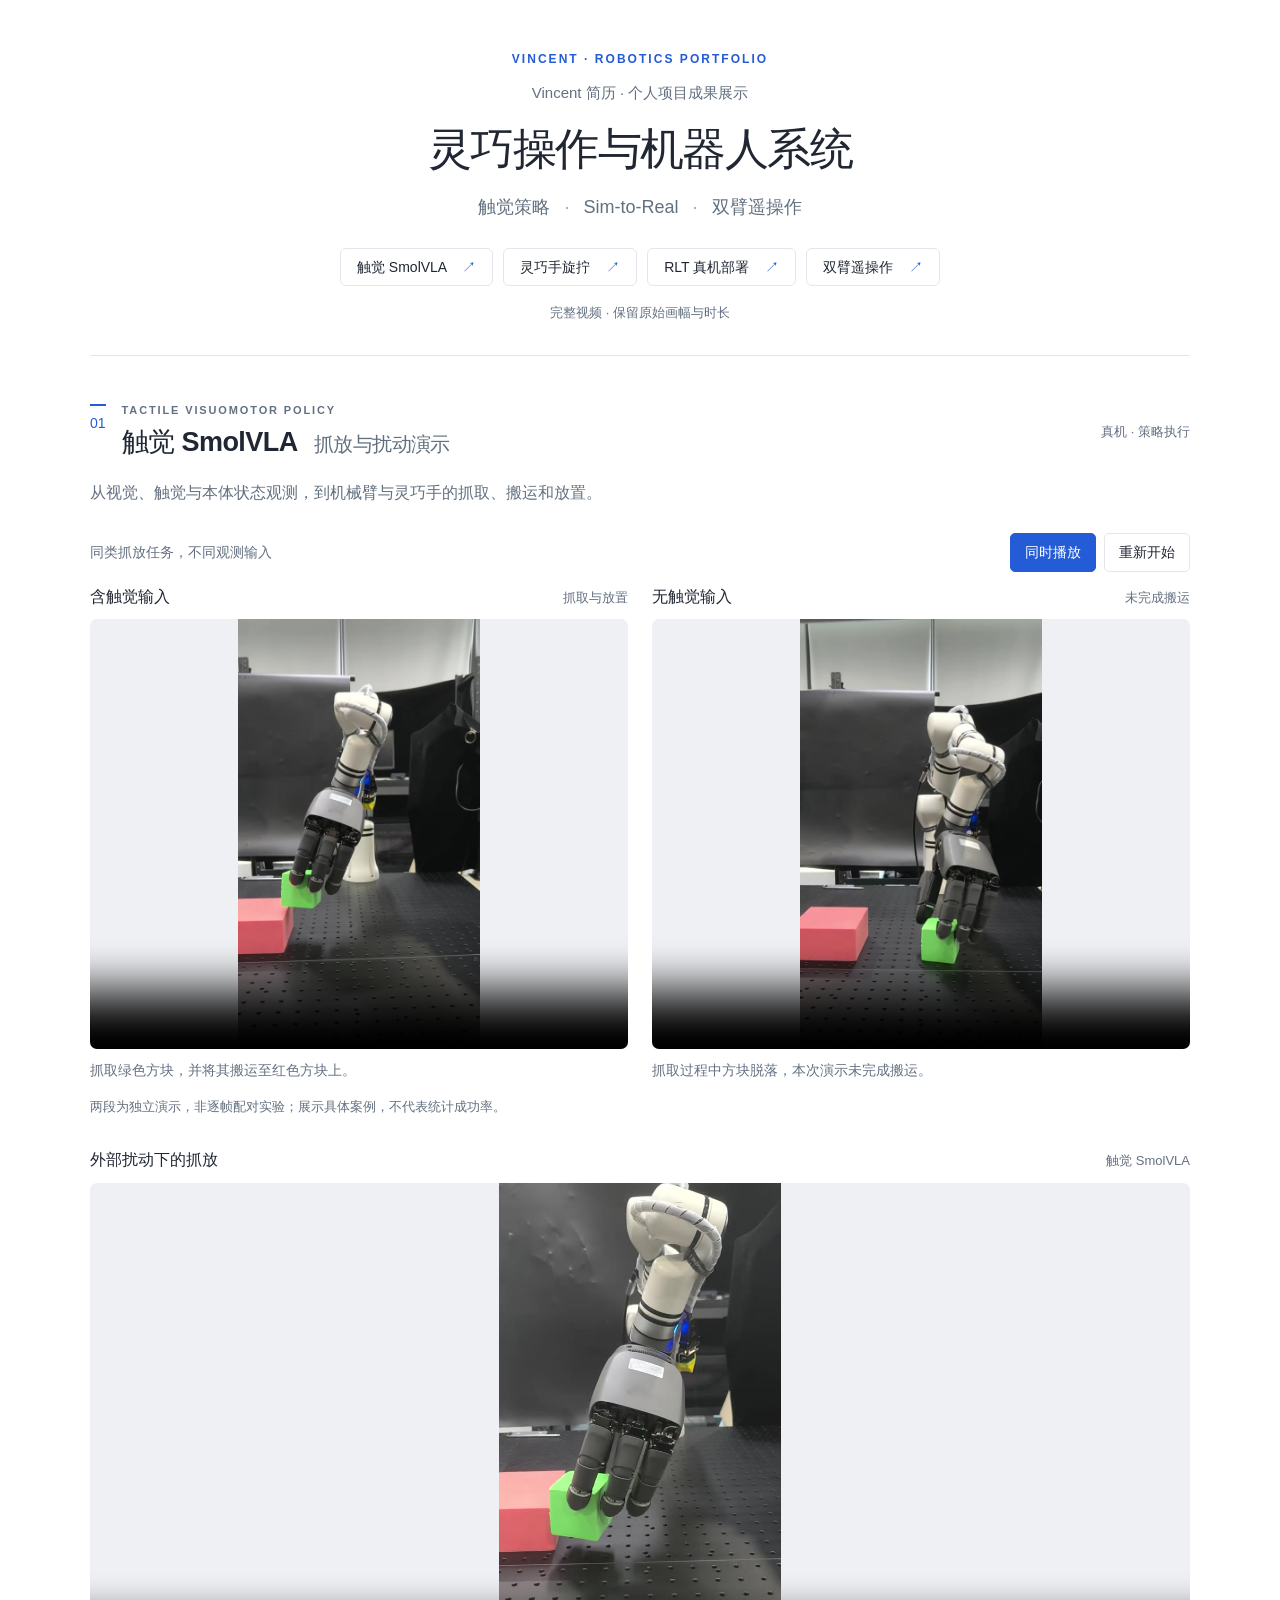
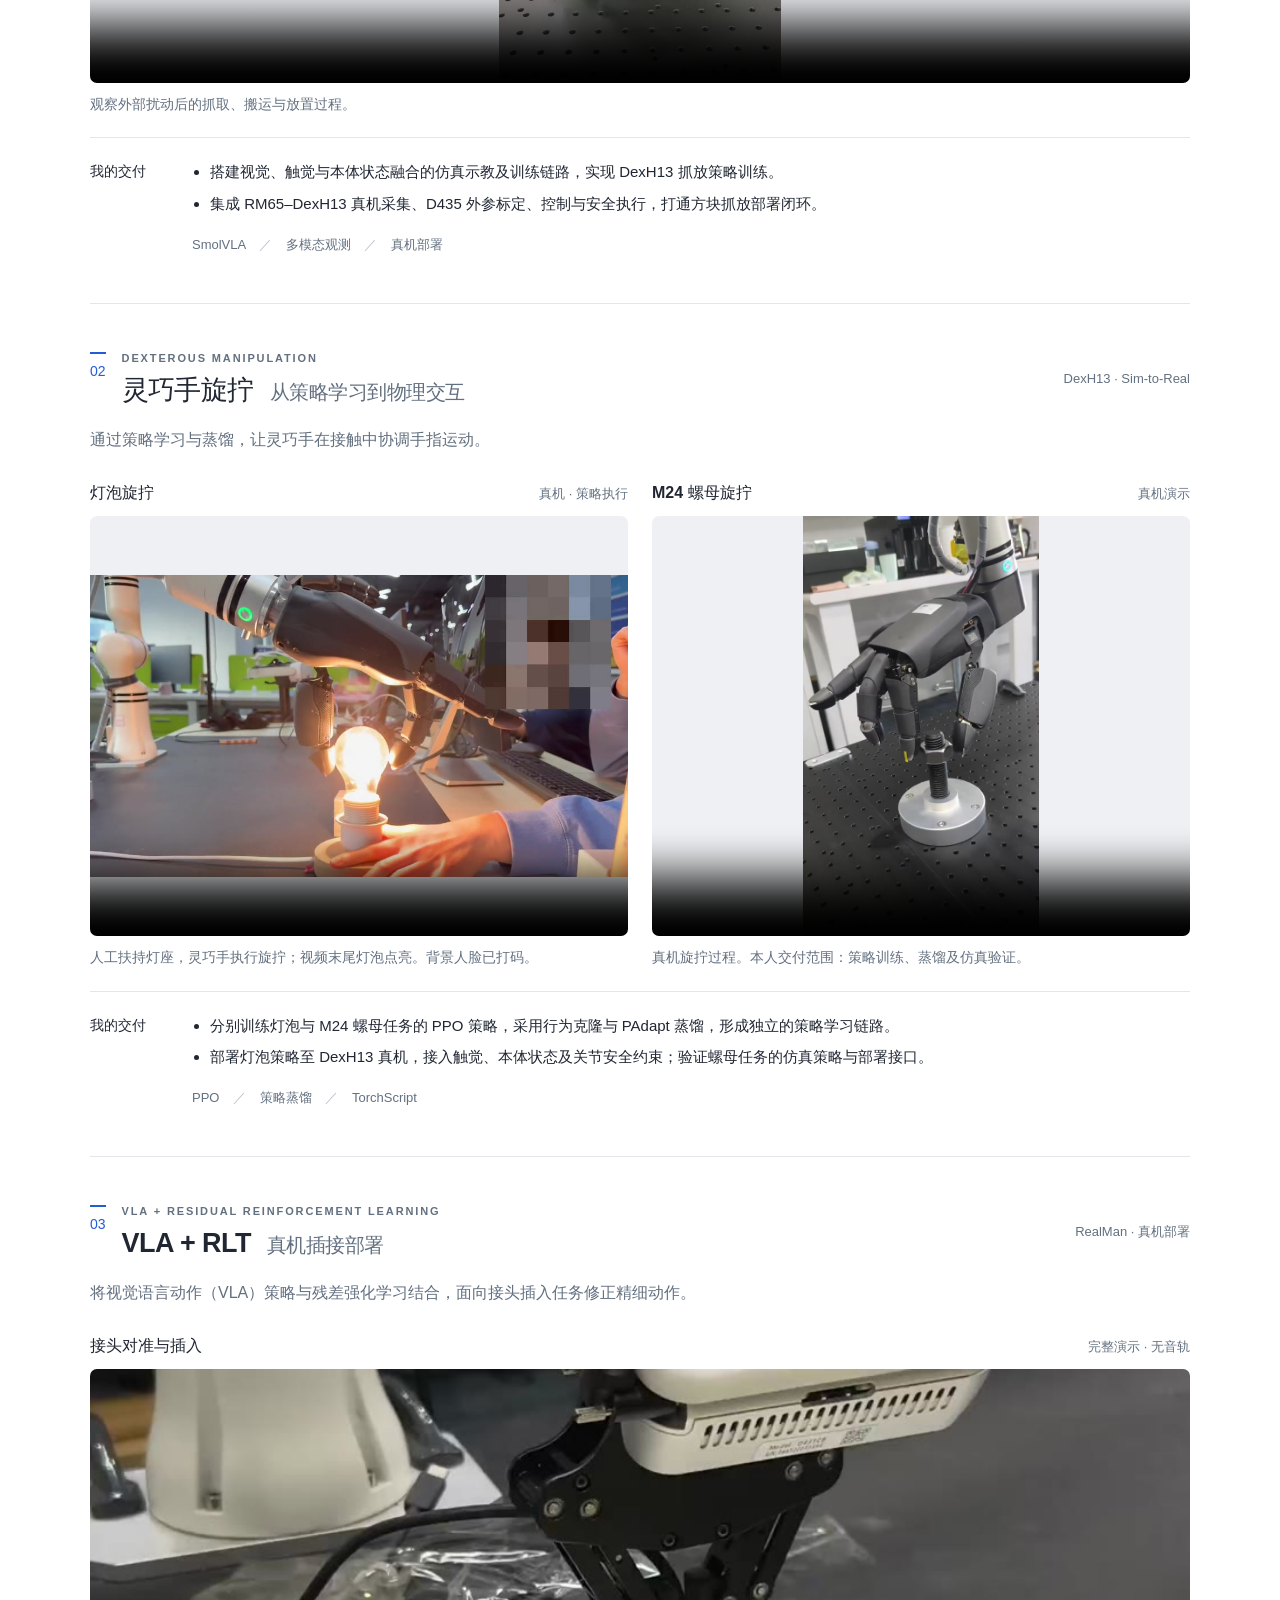
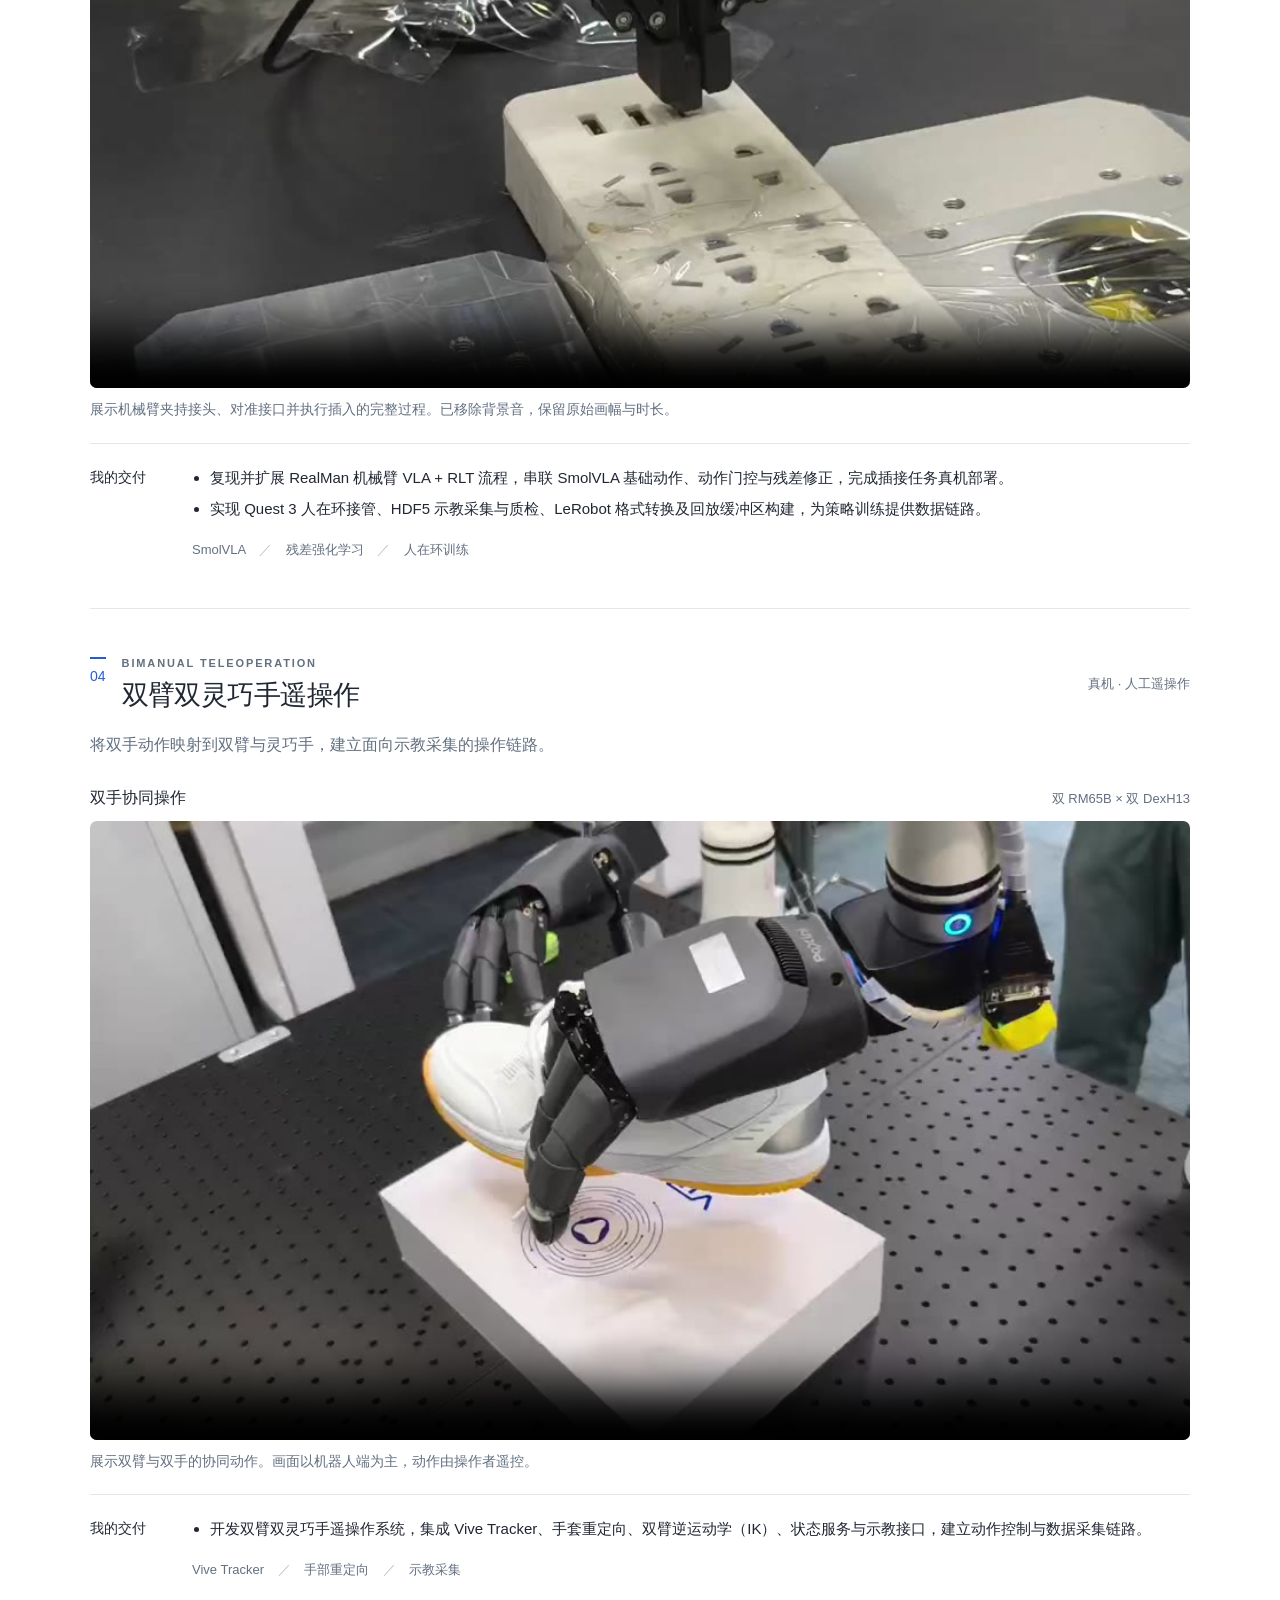
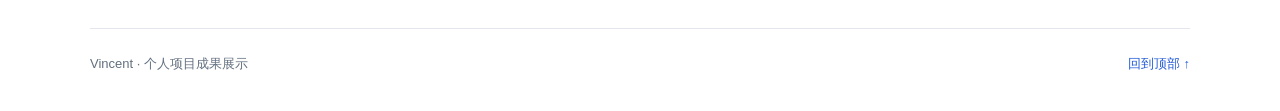
<file: index.html>
<!doctype html>
<html lang="zh-CN">
<head>
  <meta charset="utf-8">
  <meta name="viewport" content="width=device-width, initial-scale=1">
  <meta name="description" content="Vincent 的简历个人项目成果展示：触觉 SmolVLA、灵巧手旋拧、VLA + RLT 真机部署与双臂遥操作完整视频及个人技术交付。">
  <meta name="theme-color" content="#ffffff">
  <title>Vincent 的简历 · 个人项目成果展示</title>
  <link rel="icon" href="data:,">
  <link rel="stylesheet" href="styles.css">
  <script src="app.js" defer></script>
</head>
<body>
<a class="skip" href="#main">跳至项目视频</a>
<header class="hero" id="top">
  <p class="eyebrow">VINCENT · ROBOTICS PORTFOLIO</p>
  <p class="portfolio-owner">Vincent 简历 · 个人项目成果展示</p>
  <h1>灵巧操作与机器人系统</h1>
  <p class="subtitle">触觉策略 <span>·</span> Sim-to-Real <span>·</span> 双臂遥操作</p>
  <nav aria-label="项目导航">
    <a href="#tactile">触觉 SmolVLA <span aria-hidden="true">↗</span></a>
    <a href="#dexterity">灵巧手旋拧 <span aria-hidden="true">↗</span></a>
    <a href="#rlt">RLT 真机部署 <span aria-hidden="true">↗</span></a>
    <a href="#teleoperation">双臂遥操作 <span aria-hidden="true">↗</span></a>
  </nav>
  <p class="full-video-note">完整视频 · 保留原始画幅与时长</p>
</header>
<main id="main">
<section id="tactile" aria-labelledby="tactile-title">
  <div class="section-heading"><span class="section-number" aria-hidden="true">01</span><div><p class="eyebrow">TACTILE VISUOMOTOR POLICY</p><h2 id="tactile-title">触觉 SmolVLA<span class="title-detail">抓放与扰动演示</span></h2></div><span class="context">真机 · 策略执行</span></div>
  <p class="intro">从视觉、触觉与本体状态观测，到机械臂与灵巧手的抓取、搬运和放置。</p>
  <div class="comparison-toolbar"><p>同类抓放任务，不同观测输入</p><div class="comparison-controls" hidden><button type="button" id="compare-play">同时播放</button><button type="button" id="compare-restart" class="secondary">重新开始</button></div></div>
  <div class="video-grid comparison">
    <figure>
      <figcaption class="video-heading"><h3>含触觉输入</h3><span>抓取与放置</span></figcaption>
      <div class="video-shell portrait"><video id="tactile-video" controls muted playsinline preload="none" poster="assets/tactile.jpg" aria-label="含触觉输入的真机抓放演示" src="assets/tactile.mp4"><track kind="captions" src="assets/tactile.vtt" srclang="zh" label="中文说明" default></video></div>
      <p class="caption">抓取绿色方块，并将其搬运至红色方块上。</p>
    </figure>
    <figure>
      <figcaption class="video-heading"><h3>无触觉输入</h3><span>未完成搬运</span></figcaption>
      <div class="video-shell portrait"><video id="vision-video" controls muted playsinline preload="none" poster="assets/vision.jpg" aria-label="无触觉输入的真机抓放演示" src="assets/vision.mp4"><track kind="captions" src="assets/vision.vtt" srclang="zh" label="中文说明" default></video></div>
      <p class="caption">抓取过程中方块脱落，本次演示未完成搬运。</p>
    </figure>
  </div>
  <p class="comparison-note" id="compare-status" role="status">两段为独立演示，非逐帧配对实验；展示具体案例，不代表统计成功率。</p>
  <figure class="wide-figure perturbation">
    <figcaption class="video-heading"><h3>外部扰动下的抓放</h3><span>触觉 SmolVLA</span></figcaption>
    <div class="video-shell tall-wide"><video controls muted playsinline preload="none" poster="assets/perturbation.jpg" aria-label="触觉策略外部扰动演示" src="assets/perturbation.mp4"><track kind="captions" src="assets/perturbation.vtt" srclang="zh" label="中文说明" default></video></div>
    <p class="caption">观察外部扰动后的抓取、搬运与放置过程。</p>
  </figure>
  <div class="contribution"><h3>我的交付</h3><ul><li>搭建视觉、触觉与本体状态融合的仿真示教及训练链路，实现 DexH13 抓放策略训练。</li><li>集成 RM65–DexH13 真机采集、D435 外参标定、控制与安全执行，打通方块抓放部署闭环。</li></ul></div>
  <p class="tech">SmolVLA <span>／</span> 多模态观测 <span>／</span> 真机部署</p>
</section>
<section id="dexterity" aria-labelledby="dexterity-title">
  <div class="section-heading"><span class="section-number" aria-hidden="true">02</span><div><p class="eyebrow">DEXTEROUS MANIPULATION</p><h2 id="dexterity-title">灵巧手旋拧<span class="title-detail">从策略学习到物理交互</span></h2></div><span class="context">DexH13 · Sim-to-Real</span></div>
  <p class="intro">通过策略学习与蒸馏，让灵巧手在接触中协调手指运动。</p>
  <div class="video-grid manipulation">
    <figure>
      <figcaption class="video-heading"><h3>灯泡旋拧</h3><span>真机 · 策略执行</span></figcaption>
      <div class="video-shell landscape"><video controls muted playsinline preload="none" poster="assets/bulb.jpg?v=face-redacted-1" aria-label="灵巧手真机灯泡旋拧演示" src="assets/bulb.mp4?v=face-redacted-1"><track kind="captions" src="assets/bulb.vtt" srclang="zh" label="中文说明" default></video></div>
      <p class="caption">人工扶持灯座，灵巧手执行旋拧；视频末尾灯泡点亮。背景人脸已打码。</p>
    </figure>
    <figure>
      <figcaption class="video-heading"><h3>M24 螺母旋拧</h3><span>真机演示</span></figcaption>
      <div class="video-shell portrait"><video controls muted playsinline preload="none" poster="assets/nut.jpg" aria-label="M24 螺母真机旋拧演示" src="assets/nut.mp4"><track kind="captions" src="assets/nut.vtt" srclang="zh" label="中文说明" default></video></div>
      <p class="caption">真机旋拧过程。本人交付范围：策略训练、蒸馏及仿真验证。</p>
    </figure>
  </div>
  <div class="contribution"><h3>我的交付</h3><ul><li>分别训练灯泡与 M24 螺母任务的 PPO 策略，采用行为克隆与 PAdapt 蒸馏，形成独立的策略学习链路。</li><li id="rotation-delivery">部署灯泡策略至 DexH13 真机，接入触觉、本体状态及关节安全约束；验证螺母任务的仿真策略与部署接口。</li></ul></div>
  <p class="tech">PPO <span>／</span> 策略蒸馏 <span>／</span> TorchScript</p>
</section>
<section id="rlt" aria-labelledby="rlt-title">
  <div class="section-heading"><span class="section-number" aria-hidden="true">03</span><div><p class="eyebrow">VLA + RESIDUAL REINFORCEMENT LEARNING</p><h2 id="rlt-title">VLA + RLT<span class="title-detail">真机插接部署</span></h2></div><span class="context">RealMan · 真机部署</span></div>
  <p class="intro">将视觉语言动作（VLA）策略与残差强化学习结合，面向接头插入任务修正精细动作。</p>
  <figure class="wide-figure">
    <figcaption class="video-heading"><h3>接头对准与插入</h3><span>完整演示 · 无音轨</span></figcaption>
    <div class="video-shell landscape"><video id="rlt-video" controls muted playsinline preload="none" poster="assets/rlt.jpg" aria-label="VLA 加 RLT 真机接头插入完整演示，无音轨" src="assets/rlt.mp4"><track kind="captions" src="assets/rlt.vtt" srclang="zh" label="中文说明" default></video></div>
    <p class="caption">展示机械臂夹持接头、对准接口并执行插入的完整过程。已移除背景音，保留原始画幅与时长。</p>
  </figure>
  <div class="contribution"><h3>我的交付</h3><ul><li>复现并扩展 RealMan 机械臂 VLA + RLT 流程，串联 SmolVLA 基础动作、动作门控与残差修正，完成插接任务真机部署。</li><li>实现 Quest 3 人在环接管、HDF5 示教采集与质检、LeRobot 格式转换及回放缓冲区构建，为策略训练提供数据链路。</li></ul></div>
  <p class="tech">SmolVLA <span>／</span> 残差强化学习 <span>／</span> 人在环训练</p>
</section>
<section id="teleoperation" aria-labelledby="teleop-title">
  <div class="section-heading"><span class="section-number" aria-hidden="true">04</span><div><p class="eyebrow">BIMANUAL TELEOPERATION</p><h2 id="teleop-title">双臂双灵巧手遥操作</h2></div><span class="context">真机 · 人工遥操作</span></div>
  <p class="intro">将双手动作映射到双臂与灵巧手，建立面向示教采集的操作链路。</p>
  <figure class="wide-figure"><figcaption class="video-heading"><h3>双手协同操作</h3><span>双 RM65B × 双 DexH13</span></figcaption><div class="video-shell landscape"><video controls muted playsinline preload="none" poster="assets/teleop.jpg" aria-label="双臂双灵巧手人工遥操作演示" src="assets/teleop.mp4"><track kind="captions" src="assets/teleop.vtt" srclang="zh" label="中文说明" default></video></div><p class="caption">展示双臂与双手的协同动作。画面以机器人端为主，动作由操作者遥控。</p></figure>
  <div class="contribution"><h3>我的交付</h3><ul><li>开发双臂双灵巧手遥操作系统，集成 Vive Tracker、手套重定向、双臂逆运动学（IK）、状态服务与示教接口，建立动作控制与数据采集链路。</li></ul></div>
  <p class="tech">Vive Tracker <span>／</span> 手部重定向 <span>／</span> 示教采集</p>
</section>
</main>
<footer><span>Vincent · 个人项目成果展示</span><a href="#top">回到顶部 ↑</a></footer>
</body>
</html>
</file>
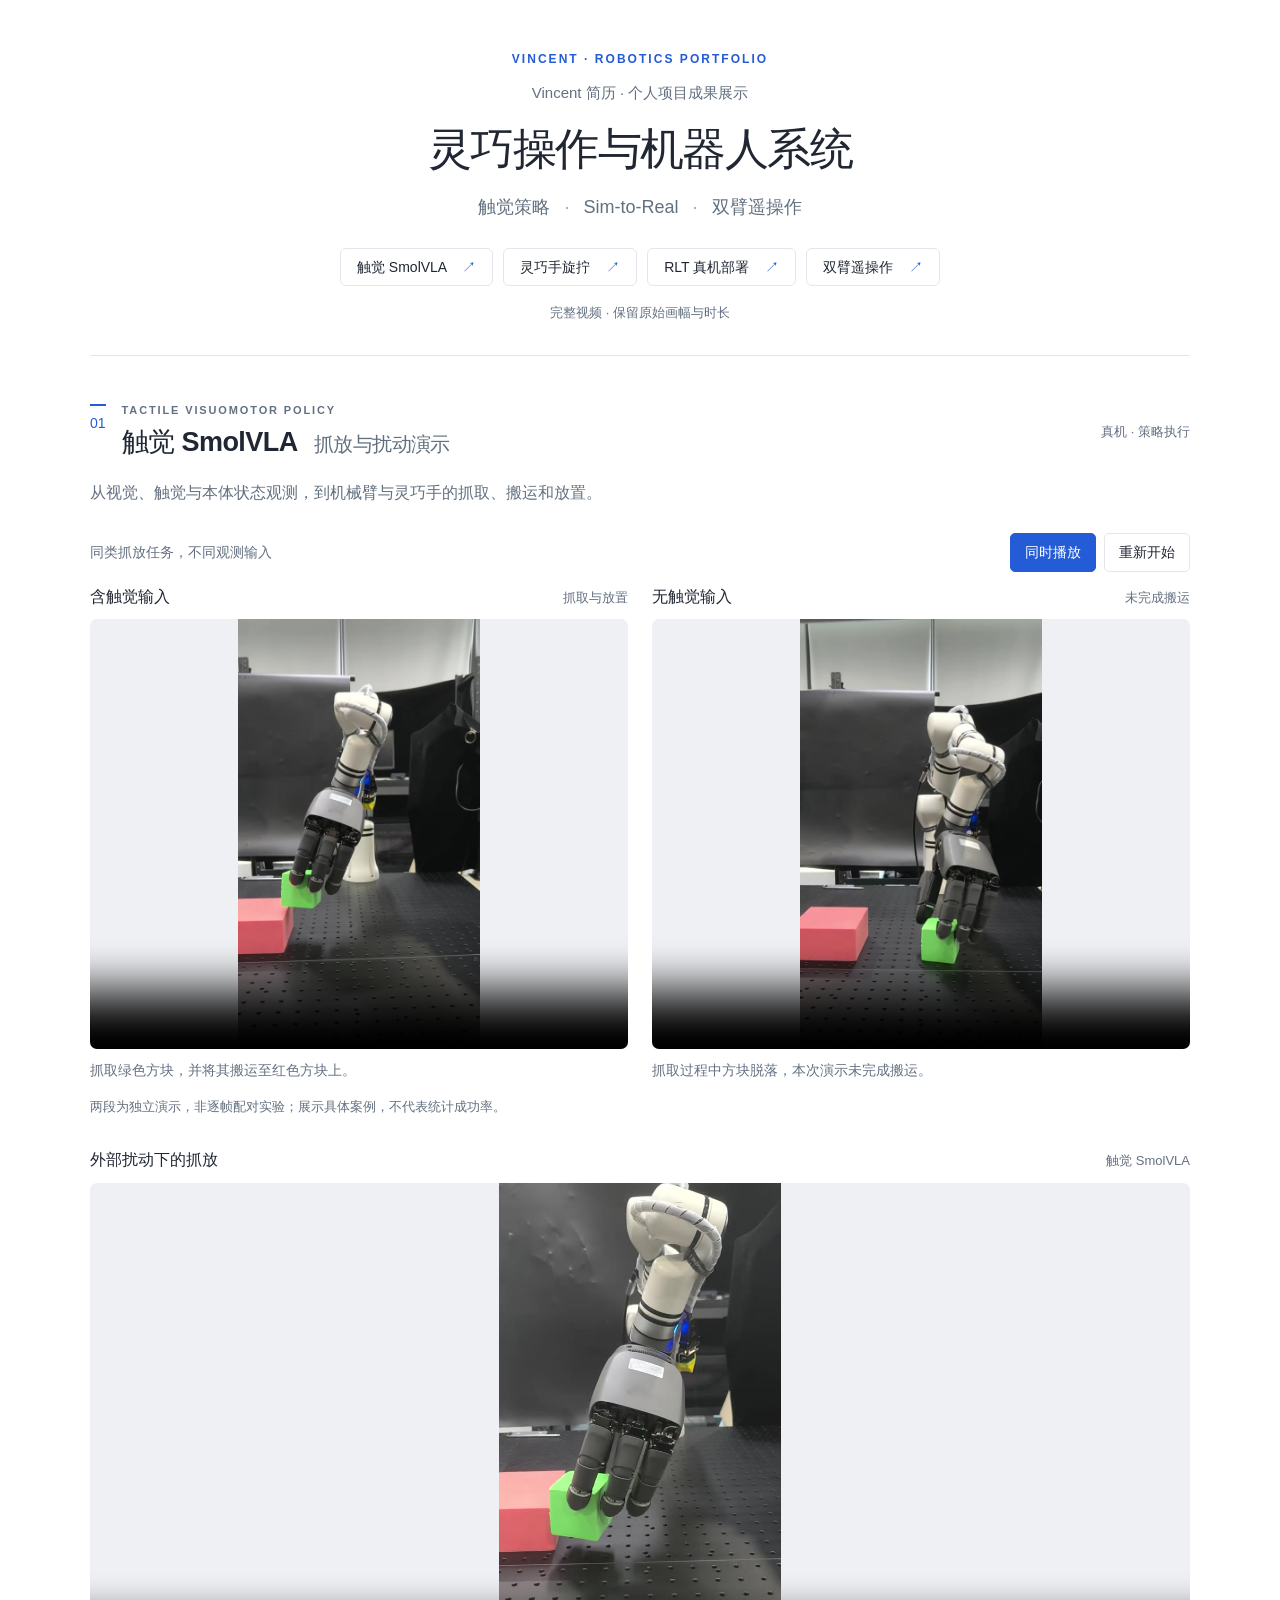
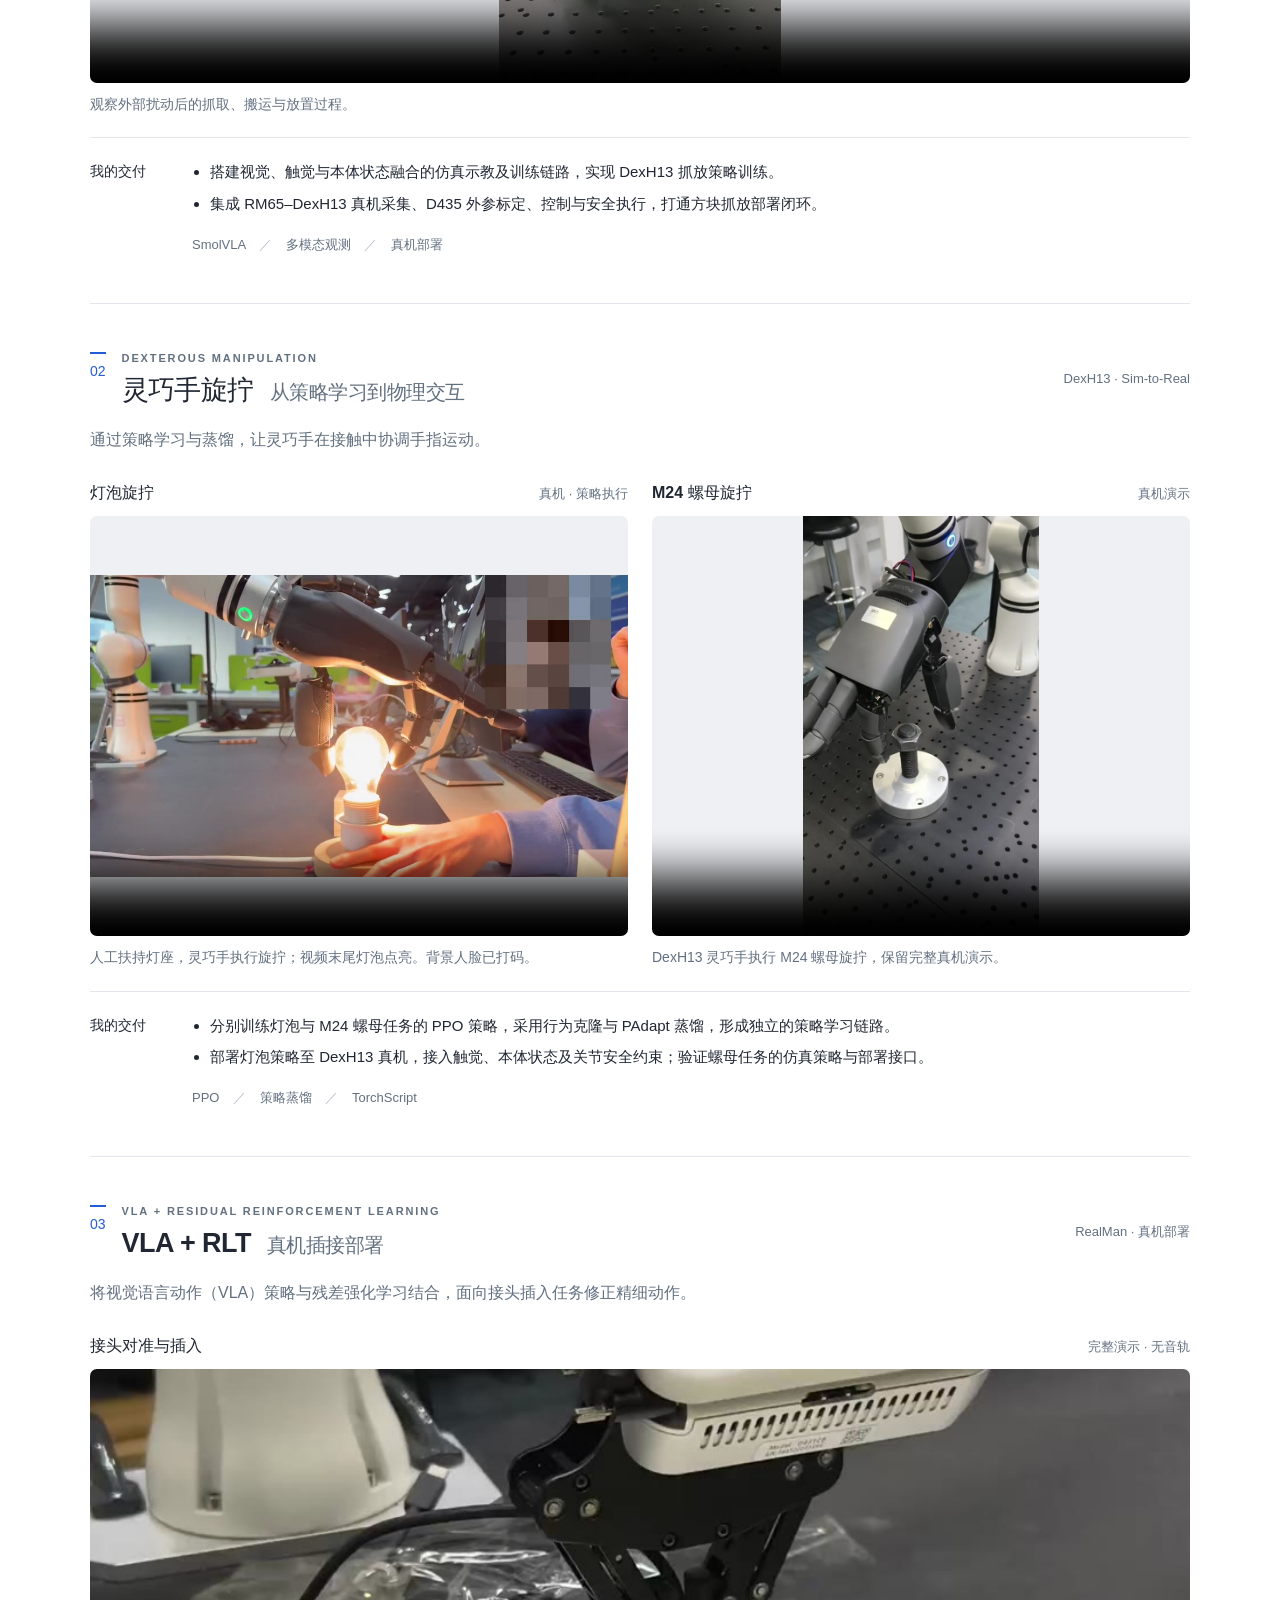
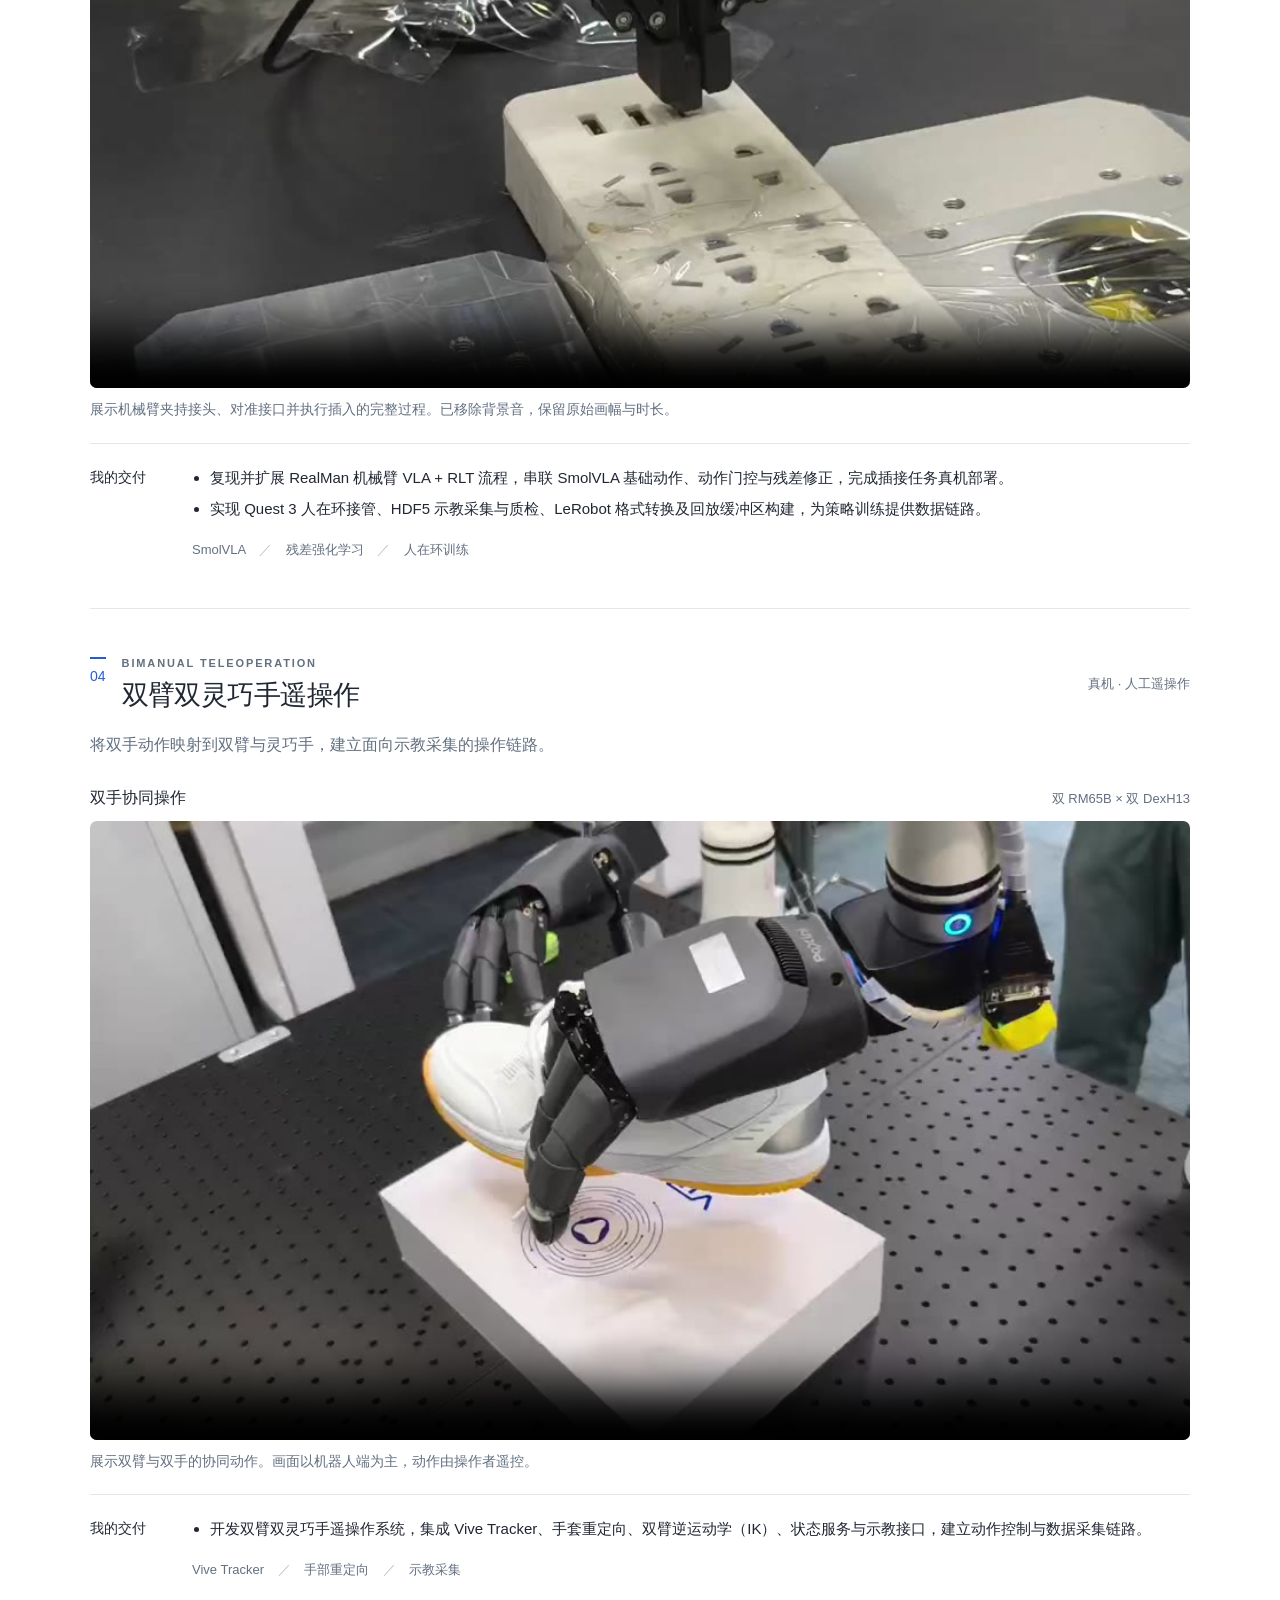
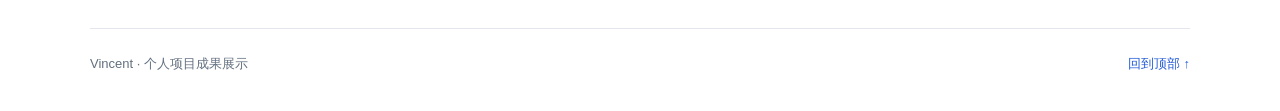
<file: public/index.html>
<!doctype html>
<html lang="zh-CN">
<head>
  <meta charset="utf-8">
  <meta name="viewport" content="width=device-width, initial-scale=1">
  <meta name="description" content="Vincent 的简历个人项目成果展示：触觉 SmolVLA、灵巧手旋拧、VLA + RLT 真机部署与双臂遥操作完整视频及个人技术交付。">
  <meta name="theme-color" content="#ffffff">
  <title>Vincent 的简历 · 个人项目成果展示</title>
  <link rel="icon" href="data:,">
  <link rel="stylesheet" href="styles.css">
  <script src="app.js" defer></script>
</head>
<body>
<a class="skip" href="#main">跳至项目视频</a>
<header class="hero" id="top">
  <p class="eyebrow">VINCENT · ROBOTICS PORTFOLIO</p>
  <p class="portfolio-owner">Vincent 简历 · 个人项目成果展示</p>
  <h1>灵巧操作与机器人系统</h1>
  <p class="subtitle">触觉策略 <span>·</span> Sim-to-Real <span>·</span> 双臂遥操作</p>
  <nav aria-label="项目导航">
    <a href="#tactile">触觉 SmolVLA <span aria-hidden="true">↗</span></a>
    <a href="#dexterity">灵巧手旋拧 <span aria-hidden="true">↗</span></a>
    <a href="#rlt">RLT 真机部署 <span aria-hidden="true">↗</span></a>
    <a href="#teleoperation">双臂遥操作 <span aria-hidden="true">↗</span></a>
  </nav>
  <p class="full-video-note">完整视频 · 保留原始画幅与时长</p>
</header>
<main id="main">
<section id="tactile" aria-labelledby="tactile-title">
  <div class="section-heading"><span class="section-number" aria-hidden="true">01</span><div><p class="eyebrow">TACTILE VISUOMOTOR POLICY</p><h2 id="tactile-title">触觉 SmolVLA<span class="title-detail">抓放与扰动演示</span></h2></div><span class="context">真机 · 策略执行</span></div>
  <p class="intro">从视觉、触觉与本体状态观测，到机械臂与灵巧手的抓取、搬运和放置。</p>
  <div class="comparison-toolbar"><p>同类抓放任务，不同观测输入</p><div class="comparison-controls" hidden><button type="button" id="compare-play">同时播放</button><button type="button" id="compare-restart" class="secondary">重新开始</button></div></div>
  <div class="video-grid comparison">
    <figure>
      <figcaption class="video-heading"><h3>含触觉输入</h3><span>抓取与放置</span></figcaption>
      <div class="video-shell portrait"><video id="tactile-video" controls muted playsinline preload="none" poster="assets/tactile.jpg" aria-label="含触觉输入的真机抓放演示" src="assets/tactile.mp4"><track kind="captions" src="assets/tactile.vtt" srclang="zh" label="中文说明" default></video></div>
      <p class="caption">抓取绿色方块，并将其搬运至红色方块上。</p>
    </figure>
    <figure>
      <figcaption class="video-heading"><h3>无触觉输入</h3><span>未完成搬运</span></figcaption>
      <div class="video-shell portrait"><video id="vision-video" controls muted playsinline preload="none" poster="assets/vision.jpg" aria-label="无触觉输入的真机抓放演示" src="assets/vision.mp4"><track kind="captions" src="assets/vision.vtt" srclang="zh" label="中文说明" default></video></div>
      <p class="caption">抓取过程中方块脱落，本次演示未完成搬运。</p>
    </figure>
  </div>
  <p class="comparison-note" id="compare-status" role="status">两段为独立演示，非逐帧配对实验；展示具体案例，不代表统计成功率。</p>
  <figure class="wide-figure perturbation">
    <figcaption class="video-heading"><h3>外部扰动下的抓放</h3><span>触觉 SmolVLA</span></figcaption>
    <div class="video-shell tall-wide"><video controls muted playsinline preload="none" poster="assets/perturbation.jpg" aria-label="触觉策略外部扰动演示" src="assets/perturbation.mp4"><track kind="captions" src="assets/perturbation.vtt" srclang="zh" label="中文说明" default></video></div>
    <p class="caption">观察外部扰动后的抓取、搬运与放置过程。</p>
  </figure>
  <div class="contribution"><h3>我的交付</h3><ul><li>搭建视觉、触觉与本体状态融合的仿真示教及训练链路，实现 DexH13 抓放策略训练。</li><li>集成 RM65–DexH13 真机采集、D435 外参标定、控制与安全执行，打通方块抓放部署闭环。</li></ul></div>
  <p class="tech">SmolVLA <span>／</span> 多模态观测 <span>／</span> 真机部署</p>
</section>
<section id="dexterity" aria-labelledby="dexterity-title">
  <div class="section-heading"><span class="section-number" aria-hidden="true">02</span><div><p class="eyebrow">DEXTEROUS MANIPULATION</p><h2 id="dexterity-title">灵巧手旋拧<span class="title-detail">从策略学习到物理交互</span></h2></div><span class="context">DexH13 · Sim-to-Real</span></div>
  <p class="intro">通过策略学习与蒸馏，让灵巧手在接触中协调手指运动。</p>
  <div class="video-grid manipulation">
    <figure>
      <figcaption class="video-heading"><h3>灯泡旋拧</h3><span>真机 · 策略执行</span></figcaption>
      <div class="video-shell landscape"><video controls muted playsinline preload="none" poster="assets/bulb.jpg?v=face-redacted-1" aria-label="灵巧手真机灯泡旋拧演示" src="assets/bulb.mp4?v=face-redacted-1"><track kind="captions" src="assets/bulb.vtt" srclang="zh" label="中文说明" default></video></div>
      <p class="caption">人工扶持灯座，灵巧手执行旋拧；视频末尾灯泡点亮。背景人脸已打码。</p>
    </figure>
    <figure id="m24-improved">
      <figcaption class="video-heading"><h3>M24 螺母旋拧</h3><span>真机演示</span></figcaption>
      <div class="video-shell portrait"><video controls muted playsinline preload="none" poster="assets/nut-current.jpg" aria-label="M24 螺母真机旋拧演示" src="assets/nut-current.mp4"><track kind="captions" src="assets/nut-current.vtt" srclang="zh" label="中文说明" default></video></div>
      <p class="caption">DexH13 灵巧手执行 M24 螺母旋拧，保留完整真机演示。</p>
    </figure>
  </div>
  <div class="contribution"><h3>我的交付</h3><ul><li>分别训练灯泡与 M24 螺母任务的 PPO 策略，采用行为克隆与 PAdapt 蒸馏，形成独立的策略学习链路。</li><li id="rotation-delivery">部署灯泡策略至 DexH13 真机，接入触觉、本体状态及关节安全约束；验证螺母任务的仿真策略与部署接口。</li></ul></div>
  <p class="tech">PPO <span>／</span> 策略蒸馏 <span>／</span> TorchScript</p>
</section>
<section id="rlt" aria-labelledby="rlt-title">
  <div class="section-heading"><span class="section-number" aria-hidden="true">03</span><div><p class="eyebrow">VLA + RESIDUAL REINFORCEMENT LEARNING</p><h2 id="rlt-title">VLA + RLT<span class="title-detail">真机插接部署</span></h2></div><span class="context">RealMan · 真机部署</span></div>
  <p class="intro">将视觉语言动作（VLA）策略与残差强化学习结合，面向接头插入任务修正精细动作。</p>
  <figure class="wide-figure">
    <figcaption class="video-heading"><h3>接头对准与插入</h3><span>完整演示 · 无音轨</span></figcaption>
    <div class="video-shell landscape"><video id="rlt-video" controls muted playsinline preload="none" poster="assets/rlt.jpg" aria-label="VLA 加 RLT 真机接头插入完整演示，无音轨" src="assets/rlt.mp4"><track kind="captions" src="assets/rlt.vtt" srclang="zh" label="中文说明" default></video></div>
    <p class="caption">展示机械臂夹持接头、对准接口并执行插入的完整过程。已移除背景音，保留原始画幅与时长。</p>
  </figure>
  <div class="contribution"><h3>我的交付</h3><ul><li>复现并扩展 RealMan 机械臂 VLA + RLT 流程，串联 SmolVLA 基础动作、动作门控与残差修正，完成插接任务真机部署。</li><li>实现 Quest 3 人在环接管、HDF5 示教采集与质检、LeRobot 格式转换及回放缓冲区构建，为策略训练提供数据链路。</li></ul></div>
  <p class="tech">SmolVLA <span>／</span> 残差强化学习 <span>／</span> 人在环训练</p>
</section>
<section id="teleoperation" aria-labelledby="teleop-title">
  <div class="section-heading"><span class="section-number" aria-hidden="true">04</span><div><p class="eyebrow">BIMANUAL TELEOPERATION</p><h2 id="teleop-title">双臂双灵巧手遥操作</h2></div><span class="context">真机 · 人工遥操作</span></div>
  <p class="intro">将双手动作映射到双臂与灵巧手，建立面向示教采集的操作链路。</p>
  <figure class="wide-figure"><figcaption class="video-heading"><h3>双手协同操作</h3><span>双 RM65B × 双 DexH13</span></figcaption><div class="video-shell landscape"><video controls muted playsinline preload="none" poster="assets/teleop.jpg" aria-label="双臂双灵巧手人工遥操作演示" src="assets/teleop.mp4"><track kind="captions" src="assets/teleop.vtt" srclang="zh" label="中文说明" default></video></div><p class="caption">展示双臂与双手的协同动作。画面以机器人端为主，动作由操作者遥控。</p></figure>
  <div class="contribution"><h3>我的交付</h3><ul><li>开发双臂双灵巧手遥操作系统，集成 Vive Tracker、手套重定向、双臂逆运动学（IK）、状态服务与示教接口，建立动作控制与数据采集链路。</li></ul></div>
  <p class="tech">Vive Tracker <span>／</span> 手部重定向 <span>／</span> 示教采集</p>
</section>
</main>
<footer><span>Vincent · 个人项目成果展示</span><a href="#top">回到顶部 ↑</a></footer>
</body>
</html>
</file>
<file: styles.css>
:root{color-scheme:light;--ink:#202733;--muted:#637080;--blue:#245bd6;--line:#e3e7ed;--soft:#f4f6f9;font-family:-apple-system,BlinkMacSystemFont,"Segoe UI","PingFang SC","Microsoft YaHei",sans-serif;color:var(--ink);background:#fff;font-synthesis:none}
*{box-sizing:border-box}html{scroll-behavior:smooth;scroll-padding-top:24px}body{margin:0;font-size:16px;line-height:1.75}a{color:var(--blue);text-decoration:none}a:hover{text-decoration:underline}button,a,video{outline-offset:5px}:focus-visible{outline:3px solid var(--blue)}.skip{position:absolute;left:16px;top:-80px;background:#fff;padding:10px;z-index:10}.skip:focus{top:12px}.hero,main,footer{width:min(1100px,calc(100% - 64px));margin-inline:auto}.hero{text-align:center;padding:49px 0 42px;border-bottom:1px solid var(--line)}.eyebrow{font-size:12px;letter-spacing:.17em;font-weight:650;color:var(--muted);margin:0 0 10px}.hero .eyebrow{color:var(--blue);font-size:12px}h1{font-size:clamp(29px,4vw,44px);line-height:1.3;letter-spacing:-.035em;margin:0;font-weight:720}.subtitle{color:var(--muted);font-size:18px;margin:15px 0 24px}.subtitle span{margin:0 9px;color:#9ca6b4}nav{display:flex;justify-content:center;flex-wrap:wrap;gap:10px}nav a{border:1px solid var(--line);border-radius:6px;padding:6px 16px;color:var(--ink);font-size:14px;transition:border-color .15s,background .15s}nav a:hover{border-color:#a7bdf0;background:#f6f9ff;text-decoration:none}nav span{color:var(--blue);margin-left:12px}section{padding:45px 0 46px;border-bottom:1px solid var(--line);scroll-margin-top:12px}.section-heading{display:flex;gap:16px;align-items:center}.section-number{font-size:14px;font-variant-numeric:tabular-nums;color:var(--blue);border-top:2px solid var(--blue);align-self:flex-start;padding-top:5px;margin-top:3px}.section-heading .eyebrow{margin-bottom:3px;font-size:11px}h2{font-size:27px;line-height:1.45;letter-spacing:-.02em;margin:0;font-weight:680}.title-detail{display:inline-block;font-size:20px;font-weight:450;color:var(--muted);margin-left:16px}.context{margin-left:auto;white-space:nowrap;font-size:13px;color:var(--muted)}.intro{color:var(--muted);margin:16px 0 26px}.comparison-toolbar{display:flex;justify-content:space-between;align-items:center;gap:16px;margin-bottom:12px}.comparison-toolbar p{font-size:14px;color:var(--muted);margin:0}.comparison-controls{display:flex;gap:8px}[hidden]{display:none!important}button{font:inherit;font-size:14px;line-height:1.5;background:var(--blue);color:#fff;border:1px solid var(--blue);border-radius:5px;padding:8px 14px;cursor:pointer}button:hover{background:#1747b7}button.secondary{background:#fff;color:var(--ink);border-color:var(--line)}button.secondary:hover{background:var(--soft)}button:disabled{opacity:.6;cursor:wait}.video-grid{display:grid;grid-template-columns:1fr 1fr;gap:24px}figure{margin:0;min-width:0}.video-heading{display:flex;justify-content:space-between;align-items:baseline;gap:12px;margin:0 0 10px}h3{font-size:16px;line-height:1.6;margin:0;font-weight:650}.video-heading span{font-size:13px;color:var(--muted)}.video-shell{overflow:hidden;border-radius:7px;background:#eef0f3;position:relative;line-height:0}.video-shell video{display:block;width:100%;height:100%;object-fit:contain;background:#eef0f3}.portrait{height:430px}.landscape{aspect-ratio:16/9}.tall-wide{height:500px}.video-shell video::cue{font-size:15px;background:rgba(15,20,28,.78);color:white}.caption{font-size:14px;color:var(--muted);line-height:1.7;margin:10px 0 0}.comparison-note{font-size:13px;color:var(--muted);margin:13px 0 28px}.perturbation{margin-top:24px}.contribution{display:grid;grid-template-columns:86px 1fr;gap:16px;padding:20px 0 0;margin-top:21px;border-top:1px solid var(--line)}.contribution h3{font-size:14px;padding-top:2px}.contribution ul{margin:0;padding-left:18px;font-size:15px;line-height:1.85}.contribution li+li{margin-top:4px}.tech{font-size:13px;color:var(--muted);margin:16px 0 0 102px}.tech span{color:#b2bac6;margin:0 10px}.manipulation:has(>figure:only-child){grid-template-columns:1fr}.manipulation .video-shell{height:420px;aspect-ratio:auto}.media-error{font-size:14px;line-height:1.7;color:#9b2939;background:#fff5f5;padding:10px;border-radius:5px;margin:8px 0}footer{padding:24px 0 35px;display:flex;justify-content:space-between;gap:16px;color:var(--muted);font-size:13px}
@media(min-width:1500px){.portrait{height:470px}}
@media(max-width:850px){.context{display:none}.title-detail{display:block;margin:3px 0 0;font-size:17px}h2{font-size:24px}.portrait{height:380px}}
@media(max-width:600px){.hero,main,footer{width:calc(100% - 36px)}.hero{padding:34px 0 30px}.hero .eyebrow{font-size:10px;letter-spacing:.12em}.subtitle{font-size:15px;margin:13px 0 20px}.subtitle span{margin:0 4px}nav{gap:7px}nav a{font-size:13px;padding:6px 9px}nav span{margin-left:5px}section{padding:30px 0}.section-heading{gap:11px}.intro{font-size:15px;margin:14px 0 20px}.comparison-toolbar{align-items:flex-start;flex-direction:column;gap:10px}.video-grid{grid-template-columns:1fr;gap:23px}.portrait{height:auto;aspect-ratio:9/16;max-height:560px}.tall-wide{height:auto;aspect-ratio:9/16;max-height:560px}.manipulation .video-shell{height:auto;aspect-ratio:16/9}.manipulation .video-shell.portrait{aspect-ratio:9/16}.contribution{grid-template-columns:1fr;gap:7px}.tech{margin-left:0}.tech span{margin:0 5px}footer{font-size:12px;flex-wrap:wrap}.video-heading span{font-size:12px}}
@media(prefers-reduced-motion:reduce){html{scroll-behavior:auto}*{transition:none!important}}

.full-video-note{font-size:13px;color:var(--muted);margin:16px 0 -12px}

.portfolio-owner{font-size:15px;color:var(--muted);margin:0 0 14px}
</file>
<file: public/styles.css>
:root{color-scheme:light;--ink:#202733;--muted:#637080;--blue:#245bd6;--line:#e3e7ed;--soft:#f4f6f9;font-family:-apple-system,BlinkMacSystemFont,"Segoe UI","PingFang SC","Microsoft YaHei",sans-serif;color:var(--ink);background:#fff;font-synthesis:none}
*{box-sizing:border-box}html{scroll-behavior:smooth;scroll-padding-top:24px}body{margin:0;font-size:16px;line-height:1.75}a{color:var(--blue);text-decoration:none}a:hover{text-decoration:underline}button,a,video{outline-offset:5px}:focus-visible{outline:3px solid var(--blue)}.skip{position:absolute;left:16px;top:-80px;background:#fff;padding:10px;z-index:10}.skip:focus{top:12px}.hero,main,footer{width:min(1100px,calc(100% - 64px));margin-inline:auto}.hero{text-align:center;padding:49px 0 42px;border-bottom:1px solid var(--line)}.eyebrow{font-size:12px;letter-spacing:.17em;font-weight:650;color:var(--muted);margin:0 0 10px}.hero .eyebrow{color:var(--blue);font-size:12px}h1{font-size:clamp(29px,4vw,44px);line-height:1.3;letter-spacing:-.035em;margin:0;font-weight:720}.subtitle{color:var(--muted);font-size:18px;margin:15px 0 24px}.subtitle span{margin:0 9px;color:#9ca6b4}nav{display:flex;justify-content:center;flex-wrap:wrap;gap:10px}nav a{border:1px solid var(--line);border-radius:6px;padding:6px 16px;color:var(--ink);font-size:14px;transition:border-color .15s,background .15s}nav a:hover{border-color:#a7bdf0;background:#f6f9ff;text-decoration:none}nav span{color:var(--blue);margin-left:12px}section{padding:45px 0 46px;border-bottom:1px solid var(--line);scroll-margin-top:12px}.section-heading{display:flex;gap:16px;align-items:center}.section-number{font-size:14px;font-variant-numeric:tabular-nums;color:var(--blue);border-top:2px solid var(--blue);align-self:flex-start;padding-top:5px;margin-top:3px}.section-heading .eyebrow{margin-bottom:3px;font-size:11px}h2{font-size:27px;line-height:1.45;letter-spacing:-.02em;margin:0;font-weight:680}.title-detail{display:inline-block;font-size:20px;font-weight:450;color:var(--muted);margin-left:16px}.context{margin-left:auto;white-space:nowrap;font-size:13px;color:var(--muted)}.intro{color:var(--muted);margin:16px 0 26px}.comparison-toolbar{display:flex;justify-content:space-between;align-items:center;gap:16px;margin-bottom:12px}.comparison-toolbar p{font-size:14px;color:var(--muted);margin:0}.comparison-controls{display:flex;gap:8px}[hidden]{display:none!important}button{font:inherit;font-size:14px;line-height:1.5;background:var(--blue);color:#fff;border:1px solid var(--blue);border-radius:5px;padding:8px 14px;cursor:pointer}button:hover{background:#1747b7}button.secondary{background:#fff;color:var(--ink);border-color:var(--line)}button.secondary:hover{background:var(--soft)}button:disabled{opacity:.6;cursor:wait}.video-grid{display:grid;grid-template-columns:1fr 1fr;gap:24px}figure{margin:0;min-width:0}.video-heading{display:flex;justify-content:space-between;align-items:baseline;gap:12px;margin:0 0 10px}h3{font-size:16px;line-height:1.6;margin:0;font-weight:650}.video-heading span{font-size:13px;color:var(--muted)}.video-shell{overflow:hidden;border-radius:7px;background:#eef0f3;position:relative;line-height:0}.video-shell video{display:block;width:100%;height:100%;object-fit:contain;background:#eef0f3}.portrait{height:430px}.landscape{aspect-ratio:16/9}.tall-wide{height:500px}.video-shell video::cue{font-size:15px;background:rgba(15,20,28,.78);color:white}.caption{font-size:14px;color:var(--muted);line-height:1.7;margin:10px 0 0}.comparison-note{font-size:13px;color:var(--muted);margin:13px 0 28px}.perturbation{margin-top:24px}.contribution{display:grid;grid-template-columns:86px 1fr;gap:16px;padding:20px 0 0;margin-top:21px;border-top:1px solid var(--line)}.contribution h3{font-size:14px;padding-top:2px}.contribution ul{margin:0;padding-left:18px;font-size:15px;line-height:1.85}.contribution li+li{margin-top:4px}.tech{font-size:13px;color:var(--muted);margin:16px 0 0 102px}.tech span{color:#b2bac6;margin:0 10px}.manipulation:has(>figure:only-child){grid-template-columns:1fr}.manipulation .video-shell{height:420px;aspect-ratio:auto}.media-error{font-size:14px;line-height:1.7;color:#9b2939;background:#fff5f5;padding:10px;border-radius:5px;margin:8px 0}footer{padding:24px 0 35px;display:flex;justify-content:space-between;gap:16px;color:var(--muted);font-size:13px}
@media(min-width:1500px){.portrait{height:470px}}
@media(max-width:850px){.context{display:none}.title-detail{display:block;margin:3px 0 0;font-size:17px}h2{font-size:24px}.portrait{height:380px}}
@media(max-width:600px){.hero,main,footer{width:calc(100% - 36px)}.hero{padding:34px 0 30px}.hero .eyebrow{font-size:10px;letter-spacing:.12em}.subtitle{font-size:15px;margin:13px 0 20px}.subtitle span{margin:0 4px}nav{gap:7px}nav a{font-size:13px;padding:6px 9px}nav span{margin-left:5px}section{padding:30px 0}.section-heading{gap:11px}.intro{font-size:15px;margin:14px 0 20px}.comparison-toolbar{align-items:flex-start;flex-direction:column;gap:10px}.video-grid{grid-template-columns:1fr;gap:23px}.portrait{height:auto;aspect-ratio:9/16;max-height:560px}.tall-wide{height:auto;aspect-ratio:9/16;max-height:560px}.manipulation .video-shell{height:auto;aspect-ratio:16/9}.manipulation .video-shell.portrait{aspect-ratio:9/16}.contribution{grid-template-columns:1fr;gap:7px}.tech{margin-left:0}.tech span{margin:0 5px}footer{font-size:12px;flex-wrap:wrap}.video-heading span{font-size:12px}}
@media(prefers-reduced-motion:reduce){html{scroll-behavior:auto}*{transition:none!important}}

.full-video-note{font-size:13px;color:var(--muted);margin:16px 0 -12px}

.portfolio-owner{font-size:15px;color:var(--muted);margin:0 0 14px}
</file>
